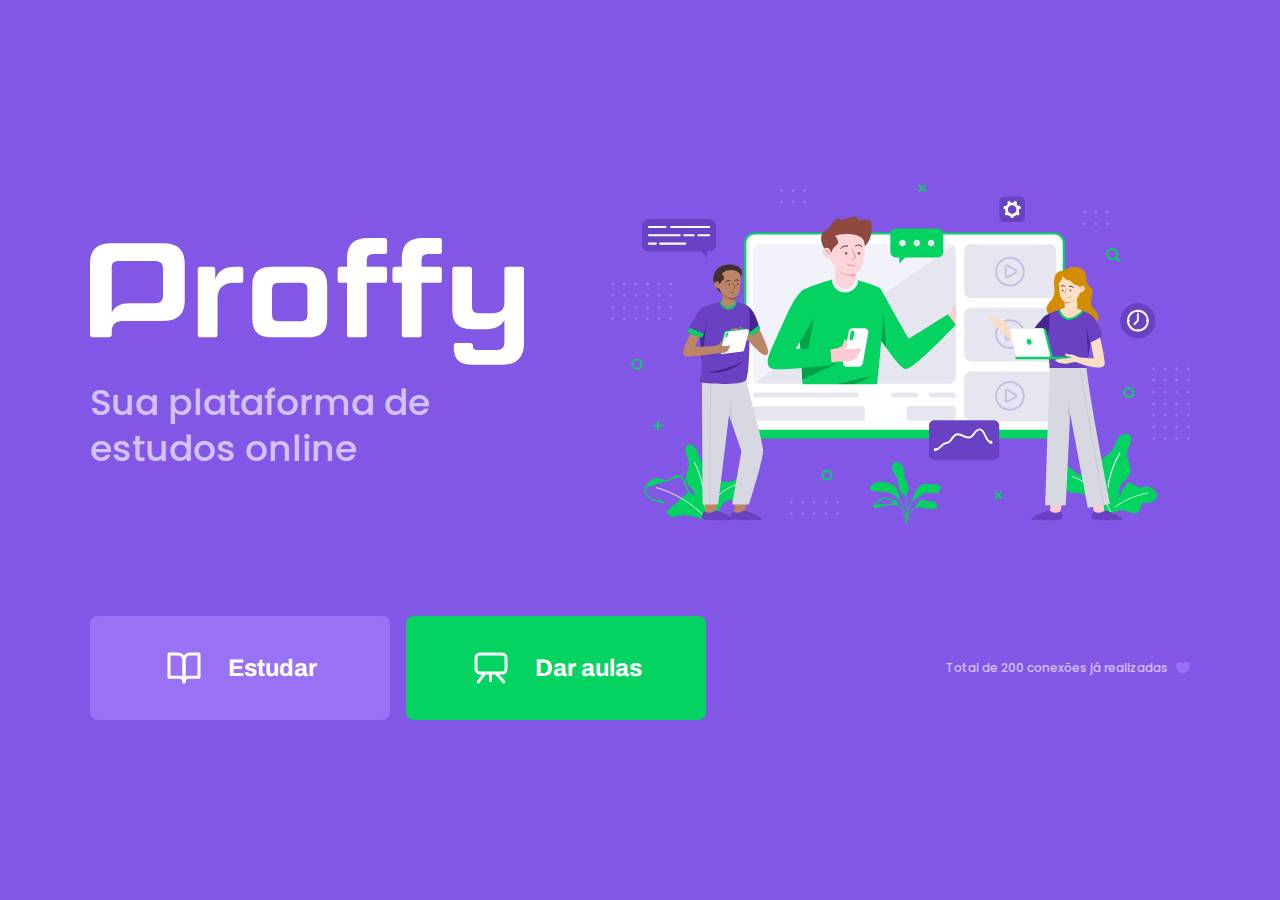
<file: index.html>
<!DOCTYPE html>
<html lang="en">
<head>
    <meta charset="UTF-8">
    <meta name="viewport" content="width=device-width, initial-scale=1.0">
    <title>Proffy | Sua plataforma de estudos online</title>

    <link rel="stylesheet" href="styles/main.css">
    <link rel="stylesheet" href="styles/partials/page-landing.css">
    <link href="https://fonts.googleapis.com/css2?family=Archivo:wght@400;700&amp;family=Poppins:wght@400;600&amp;display=swap" rel="stylesheet">

</head>
<body id="page-landing">

    <div id="container">
        <div class="logo-container">
            <img src="/images/logo.svg" alt="Proffy">
            <h2>Sua plataforma de estudos online</h2>
        </div>

        <img class="hero-image" src="images/landing.svg" alt="Plataforma de estudos">
    
        <div class="buttons-container">
            <a class="study" href="/study.html">
                <img src="/images/icons/study.svg" alt="Estudar">
                Estudar
            </a>

            <a class="give-classes" href="/give-classes.html">
                <img src="/images/icons/give-classes.svg" alt="Dar aulas">
                Dar aulas
            </a>
        </div>

        <p class="total-connections">
            Total de 200 conexões já realizadas
            <img src="/images/icons/purple-heart.svg" alt="Coração roxo">
        </p>
    </div>

</body>
</html>
</file>
<file: styles/main.css>
:root {
    --color-background: #F0F0F7;
    --color-primary-lighter: #9871F5;
    --color-primary-light: #916BEA;
    --color-primary: #8257E5;
    --color-primary-dark: #774DD6;
    --color-primary-darker: #6842c2;
    --color-secondary: #04D361;
    --color-secondary-dark: #04BF58;
    --color-title-in-primary: #FFFFFF;
    --color-text-in-primary: #D4C2FF;
    --color-text-title: #32264D;
    --color-text-complement: #9C98A6;
    --color-text-base: #6A6180;
    --color-line-in-white: #E6E6F0;
    --color-input-background: #F8F8FC;
    --color-button-text: #FFFFFF;
    --color-box-base: #FFFFFF;
    --color-box-footer: #FAFAFC;
    --color-small-info: #C1BCCC;
    font-size: 60%; /* controle das medidas rem */
}

*{
    margin: 0;
    padding: 0;
    box-sizing: border-box;
}

html,
body{
    height: 100vh;
}

body{
    background: var(--color-background);
    display: flex;
    align-items: center;
    justify-content: center;
}

body,
input,
button,
textarea{
    font: 500 1.6rem Poppins;
    color: var(--color-text-base)
}

#container{
    width: 90vw;
    max-width: 700px;
    
}

@media(min-width: 700px){
    :root{
        font-size: 62.5%;
    }
}
</file>
<file: styles/partials/page-landing.css>
#page-landing{
    background: var(--color-primary);
}

#page-landing #container{
    color: var(--color-text-in-primary);
}

.logo-container img{
    height: 10rem;
}

.logo-container{
    text-align: center;
    margin-bottom: 3.2rem;
}

.logo-container h2{
    font-weight: 500;
    font-size: 3.6rem;
    line-height: 4.6rem;
    margin-top: 0.8rem;
}

.hero-image{
    width: 100%;
}

.buttons-container{
    display: flex;
    justify-content: center;
    margin: 3.2rem 0;
}

.buttons-container a{
    width: 30rem;
    height: 10.4rem;

    border-radius: 0.8rem;
    margin-right: 1.6rem ;

    font: 700 2.4rem Archivo;

    display: flex;
    align-items: center;
    justify-content: center;

    text-decoration: none;

    transition: background 0.2s;

    color: var(--color-button-text);
    
}

.buttons-container a img{
    width: 4rem;
    margin-right: 2.4rem;
}

.buttons-container a.study{
    background: var(--color-primary-lighter);
}

.buttons-container a.study:hover{
    background: var(--color-primary-light);
}

.buttons-container a.give-classes{
    background: var(--color-secondary);
    margin-right: 0;
}

.buttons-container a.give-classes:hover{
    background: var(--color-secondary-dark);
}


.total-connections{
    font-size: 1.8rem;

    display: flex;
    align-items: center;
    justify-content: center;
}

.total-connections img{
    margin-left: 0.8rem;
}

@media(max-width: 699px){
    :root{
        font-size: 40%;
    }
}

@media(min-width: 1100px){
    #page-landing #container{
        max-width: 1100px;
        display: grid;
        grid-template-columns: 2fr 1fr 2fr;
        grid-template-rows: 350px 1fr;
        grid-template-areas:
        "proffy image image"
        "button button texting";
        column-gap: 87px;
        row-gap: 86px;
    }

    .logo-container{
        grid-area: proffy;
        text-align: initial;
        align-self: center;
        margin: 0;
    }

    .logo-container img{
        height: 127px;
    }

    .hero-image{
        grid-area: image;
        height: 350px;
    }
    .buttons-container{
        grid-area: button;
        justify-content: flex-start;
        margin: 0;
    }
    .total-connections{
        grid-area: texting;
        justify-self: end;
        font-size: 1.2rem;
    }
}
</file>
